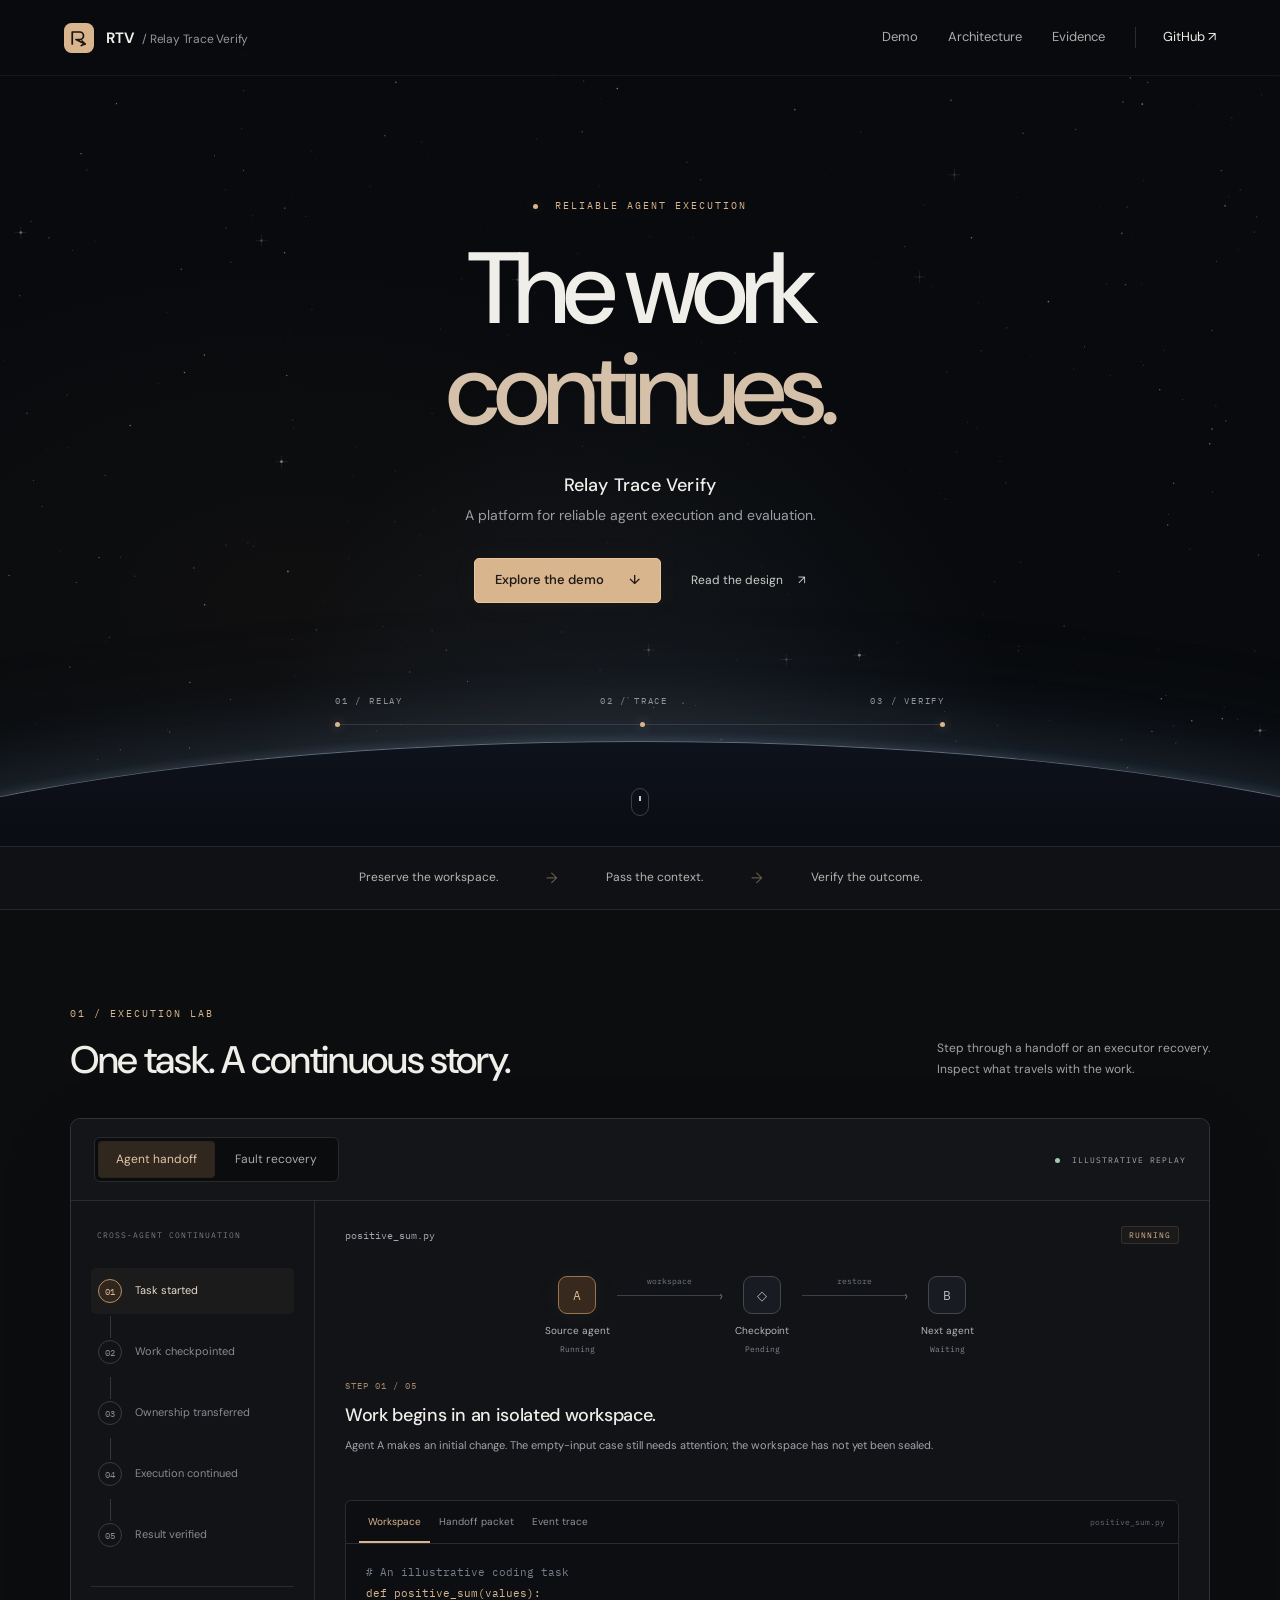
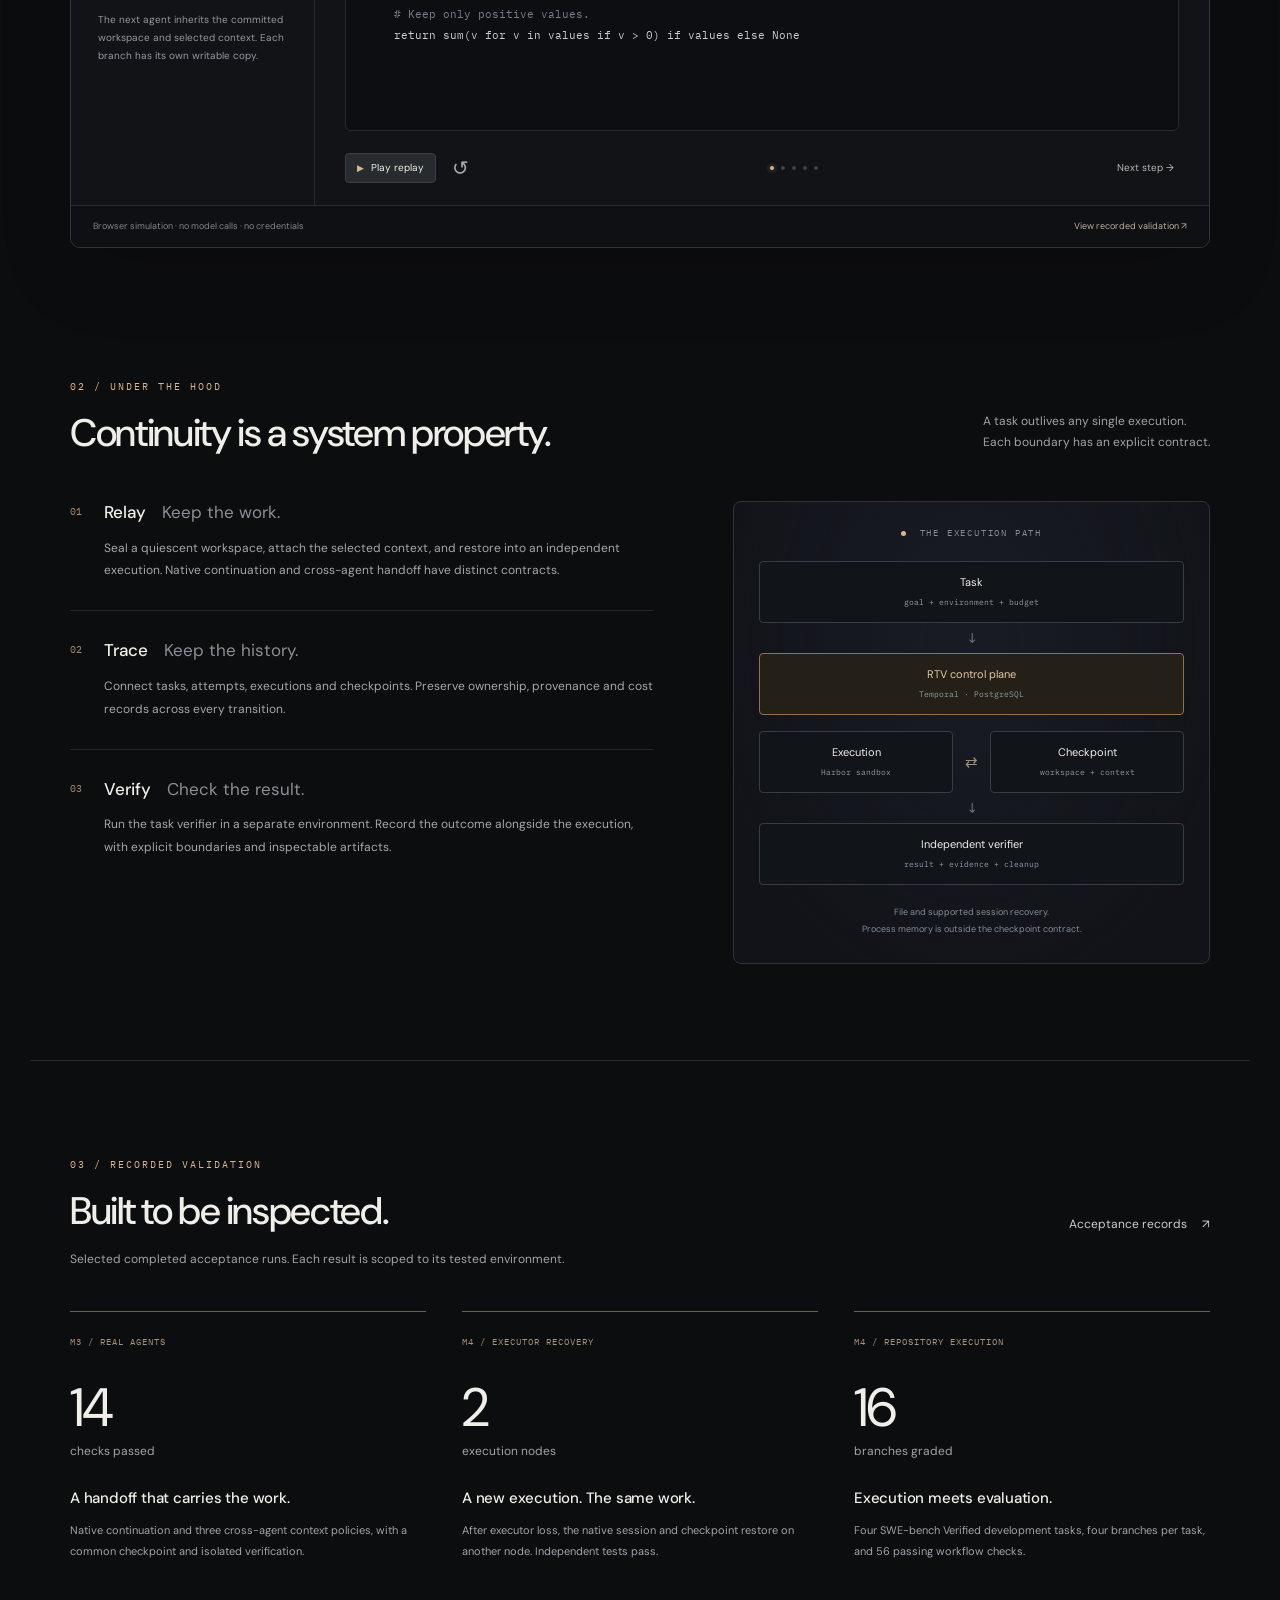
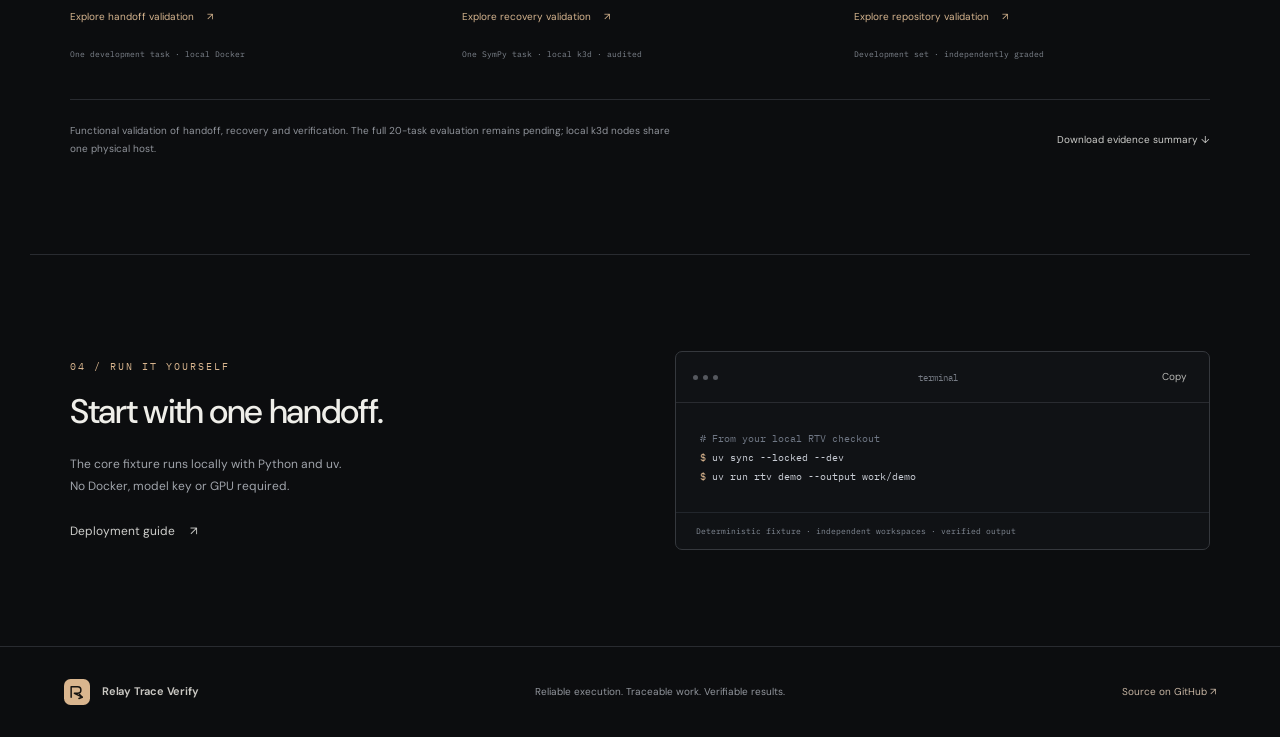
<file: site/index.html>
<!doctype html>
<html lang="en">
<head>
  <meta charset="utf-8">
  <meta name="viewport" content="width=device-width,initial-scale=1">
  <meta name="theme-color" content="#0c0d0f">
  <meta name="description" content="Relay Trace Verify: checkpoints, agent handoffs, traceable execution and independent verification. Explore the interactive demo.">
  <meta property="og:title" content="Relay Trace Verify — The work continues.">
  <meta property="og:description" content="A platform for reliable agent execution and evaluation. Explore the handoff.">
  <meta property="og:type" content="website">
  <title>Relay Trace Verify — The work continues.</title>
  <link rel="icon" href="assets/mark.svg" type="image/svg+xml">
  <link rel="stylesheet" href="styles.css">
  <script src="app.js" defer></script>
</head>
<body>
<a class="skip" href="#demo">Skip to the demo</a>
<header class="header">
  <a class="brand" href="#" aria-label="RTV home"><img src="assets/mark.svg" alt="" width="30" height="30"><span>RTV<span class="brand-name"> / Relay Trace Verify</span></span></a>
  <nav aria-label="Main navigation"><a href="#demo">Demo</a><a href="#architecture">Architecture</a><a href="#evidence">Evidence</a><a class="repo-link" href="https://github.com/MrHappyEnding/relay-trace-verify">GitHub <span aria-hidden="true">↗</span></a></nav>
</header>
<main>
  <section class="hero" aria-labelledby="hero-title">
    <canvas id="stars" aria-hidden="true"></canvas><div class="horizon" aria-hidden="true"></div>
    <div class="hero-content">
      <p class="eyebrow"><span class="status-dot"></span> RELIABLE AGENT EXECUTION</p>
      <h1 id="hero-title">The work<br><span>continues.</span></h1>
      <p class="hero-tagline">Relay Trace Verify</p>
      <p class="hero-description">A platform for reliable agent execution and evaluation.</p>
      <div class="hero-actions"><a class="button primary" href="#demo">Explore the demo <span aria-hidden="true">↓</span></a><a class="text-link" href="https://github.com/MrHappyEnding/relay-trace-verify/blob/main/docs/design.md">Read the design <span aria-hidden="true">↗</span></a></div>
    </div>
    <div class="hero-orbit" aria-hidden="true"><span class="orbit-label left">01 / RELAY</span><span class="orbit-node one"></span><span class="orbit-label middle">02 / TRACE</span><span class="orbit-node two"></span><span class="orbit-label right">03 / VERIFY</span><span class="orbit-node three"></span></div>
    <a class="scroll-cue" href="#demo" aria-label="Scroll to execution lab"><span></span></a>
  </section>
  <div class="intro-strip"><p>Preserve the workspace.</p><span aria-hidden="true">→</span><p>Pass the context.</p><span aria-hidden="true">→</span><p>Verify the outcome.</p></div>
  <section id="demo" class="section demo-section" aria-labelledby="demo-title">
    <div class="section-heading"><div><p class="eyebrow">01 / EXECUTION LAB</p><h2 id="demo-title">One task. A continuous story.</h2></div><p>Step through a handoff or an executor recovery. <br>Inspect what travels with the work.</p></div>
    <div class="lab">
      <div class="lab-toolbar"><div class="scenario-switch" role="group" aria-label="Demo scenario"><button data-scenario="handoff" aria-pressed="true">Agent handoff</button><button data-scenario="recovery" aria-pressed="false">Fault recovery</button></div><span class="simulation-label"><span class="tiny-dot"></span> ILLUSTRATIVE REPLAY</span></div>
      <div class="lab-body">
        <aside class="step-sidebar" aria-label="Execution steps"><p class="small-label" id="scenario-label">CROSS-AGENT CONTINUATION</p><ol id="step-list"></ol><div class="scenario-caption" id="scenario-caption"></div></aside>
        <div class="execution">
          <div class="execution-top"><span class="mono" id="task-label">positive_sum.py</span><span class="state-badge" id="state-label">RUNNING</span></div>
          <div class="flow" aria-label="Execution flow"><div class="flow-node" id="flow-source"><span class="node-symbol">A</span><span id="source-label">Source agent</span><small id="source-state">Running</small></div><div class="flow-line"><span>workspace</span></div><div class="flow-node checkpoint-node" id="flow-checkpoint"><span class="node-symbol">◇</span><span>Checkpoint</span><small id="checkpoint-state">Pending</small></div><div class="flow-line"><span>restore</span></div><div class="flow-node" id="flow-target"><span class="node-symbol" id="target-symbol">B</span><span id="target-label">Next agent</span><small id="target-state">Waiting</small></div></div>
          <div class="step-description" aria-live="polite"><p class="small-label" id="step-counter">STEP 01 / 05</p><h3 id="step-title">Work begins in an isolated workspace.</h3><p id="step-description"></p></div>
          <div class="inspector"><div class="inspector-tabs" role="tablist" aria-label="Inspect execution"><button role="tab" id="tab-workspace" aria-controls="inspector-panel" aria-selected="true" tabindex="0" data-view="workspace">Workspace</button><button role="tab" id="tab-handoff" aria-controls="inspector-panel" aria-selected="false" tabindex="-1" data-view="handoff">Handoff packet</button><button role="tab" id="tab-trace" aria-controls="inspector-panel" aria-selected="false" tabindex="-1" data-view="trace">Event trace</button><span id="inspector-filename">positive_sum.py</span></div><div id="inspector-panel" role="tabpanel" aria-labelledby="tab-workspace" tabindex="0"><pre id="inspector-code"></pre></div></div>
          <div class="playback"><div><button class="play-button" id="play" aria-label="Play replay"><span id="play-icon" aria-hidden="true">▶</span> <span id="play-label">Play replay</span></button><button class="icon-button" id="reset" aria-label="Reset replay">↺</button></div><div class="progress-dots" aria-hidden="true"><i></i><i></i><i></i><i></i><i></i></div><button class="text-button" id="next">Next step <span aria-hidden="true">→</span></button></div>
        </div>
      </div>
      <div class="lab-footer"><span>Browser simulation · no model calls · no credentials</span><a href="#evidence">View recorded validation <span aria-hidden="true">↗</span></a></div>
    </div>
    <noscript><p class="no-script">Enable JavaScript to step through the demo. Architecture, evidence and setup instructions remain available below.</p></noscript>
  </section>
  <section id="architecture" class="section architecture" aria-labelledby="architecture-title">
    <div class="section-heading"><div><p class="eyebrow">02 / UNDER THE HOOD</p><h2 id="architecture-title">Continuity is a system property.</h2></div><p>A task outlives any single execution. <br>Each boundary has an explicit contract.</p></div>
    <div class="architecture-content"><div class="architecture-rows"><article><span class="row-number">01</span><div><h3>Relay <span>Keep the work.</span></h3><p>Seal a quiescent workspace, attach the selected context, and restore into an independent execution. Native continuation and cross-agent handoff have distinct contracts.</p></div></article><article><span class="row-number">02</span><div><h3>Trace <span>Keep the history.</span></h3><p>Connect tasks, attempts, executions and checkpoints. Preserve ownership, provenance and cost records across every transition.</p></div></article><article><span class="row-number">03</span><div><h3>Verify <span>Check the result.</span></h3><p>Run the task verifier in a separate environment. Record the outcome alongside the execution, with explicit boundaries and inspectable artifacts.</p></div></article></div><div class="system-map" aria-label="RTV system architecture"><div class="map-heading"><span class="tiny-dot"></span> THE EXECUTION PATH</div><div class="map-node">Task <small>goal + environment + budget</small></div><div class="map-connector">↓</div><div class="map-node emphasis">RTV control plane <small>Temporal · PostgreSQL</small></div><div class="map-fork"><div class="map-node">Execution <small>Harbor sandbox</small></div><span>⇄</span><div class="map-node">Checkpoint <small>workspace + context</small></div></div><div class="map-connector">↓</div><div class="map-node">Independent verifier <small>result + evidence + cleanup</small></div><p>File and supported session recovery. <br>Process memory is outside the checkpoint contract.</p></div></div>
  </section>
  <section id="evidence" class="section evidence" aria-labelledby="evidence-title">
    <div class="section-heading"><div><p class="eyebrow">03 / RECORDED VALIDATION</p><h2 id="evidence-title">Built to be inspected.</h2></div><a class="text-link" href="https://github.com/MrHappyEnding/relay-trace-verify/blob/main/docs/index.md">Acceptance records <span aria-hidden="true">↗</span></a></div>
    <p class="evidence-intro">Selected completed acceptance runs. Each result is scoped to its tested environment.</p>
    <div class="evidence-grid">
      <article class="evidence-item"><p class="small-label">M3 / REAL AGENTS</p><div class="evidence-value">14<span>checks passed</span></div><h3>A handoff that carries the work.</h3><p>Native continuation and three cross-agent context policies, with a common checkpoint and isolated verification.</p><a href="https://github.com/MrHappyEnding/relay-trace-verify/blob/main/docs/m3.md">Explore handoff validation <span aria-hidden="true">↗</span></a><span class="evidence-scope">One development task · local Docker</span></article>
      <article class="evidence-item"><p class="small-label">M4 / EXECUTOR RECOVERY</p><div class="evidence-value">2<span>execution nodes</span></div><h3>A new execution. The same work.</h3><p>After executor loss, the native session and checkpoint restore on another node. Independent tests pass.</p><a href="https://github.com/MrHappyEnding/relay-trace-verify/blob/main/docs/m4-model-recovery.md">Explore recovery validation <span aria-hidden="true">↗</span></a><span class="evidence-scope">One SymPy task · local k3d · audited</span></article>
      <article class="evidence-item"><p class="small-label">M4 / REPOSITORY EXECUTION</p><div class="evidence-value">16<span>branches graded</span></div><h3>Execution meets evaluation.</h3><p>Four SWE-bench Verified development tasks, four branches per task, and 56 passing workflow checks.</p><a href="https://github.com/MrHappyEnding/relay-trace-verify/blob/main/docs/m4-runtime-notice.md">Explore repository validation <span aria-hidden="true">↗</span></a><span class="evidence-scope">Development set · independently graded</span></article>
    </div>
    <div class="evidence-footnote"><p>Functional validation of handoff, recovery and verification. The full 20-task evaluation remains pending; local k3d nodes share one physical host.</p><a class="text-link" href="data/evidence.json" download="rtv-validation-summary.json">Download evidence summary ↓</a></div>
  </section>
  <section id="start" class="section start" aria-labelledby="start-title"><div><p class="eyebrow">04 / RUN IT YOURSELF</p><h2 id="start-title">Start with one handoff.</h2><p>The core fixture runs locally with Python and uv. <br>No Docker, model key or GPU required.</p><a class="text-link" href="https://github.com/MrHappyEnding/relay-trace-verify/blob/main/docs/demo.md">Deployment guide <span aria-hidden="true">↗</span></a></div><div class="terminal"><div class="terminal-bar"><span><i></i><i></i><i></i></span><span class="mono">terminal</span><button id="copy" class="text-button" aria-label="Copy quick start commands">Copy</button></div><pre><span class="comment"># From your local RTV checkout</span>
<span class="prompt">$</span> uv sync --locked --dev
<span class="prompt">$</span> uv run rtv demo --output work/demo</pre><div class="terminal-note">Deterministic fixture · independent workspaces · verified output</div><span id="copy-status" class="visually-hidden" role="status"></span></div></section>
</main>
<footer class="footer"><a class="brand" href="#"><img src="assets/mark.svg" alt="" width="26" height="26">Relay Trace Verify</a><p>Reliable execution. Traceable work. Verifiable results.</p><a href="https://github.com/MrHappyEnding/relay-trace-verify">Source on GitHub ↗</a></footer>
</body>
</html>
</file>
<file: site/styles.css>
@import url('https://fonts.googleapis.com/css2?family=DM+Sans:wght@400;450;500;550;600;650;700&family=IBM+Plex+Mono:wght@400;500&display=swap');
:root{color-scheme:dark;--bg:#0c0d0f;--panel:#111316;--panel2:#17191d;--text:#efeee9;--muted:#a2a3a5;--dim:#777b80;--line:#292b30;--accent:#d9b58e;--green:#9fc8b1;--mono:'IBM Plex Mono',monospace;--sans:'DM Sans',sans-serif}
*{box-sizing:border-box}html{scroll-behavior:smooth;scroll-padding-top:88px}body{margin:0;background:var(--bg);color:var(--text);font-family:var(--sans);font-size:15px;line-height:1.6}a{color:inherit;text-decoration:none}button{font:inherit;color:inherit;cursor:pointer}button:disabled{cursor:default;opacity:.35}button,a,input{-webkit-tap-highlight-color:transparent}button:focus-visible,a:focus-visible,[tabindex]:focus-visible{outline:2px solid var(--accent);outline-offset:5px}button{border:0}::selection{background:#69523d;color:#fff}.skip{position:fixed;top:-80px;left:16px;padding:12px 20px;background:var(--accent);color:#121212;z-index:20}.skip:focus{top:10px}.header{height:76px;border-bottom:1px solid #ffffff0d;display:flex;align-items:center;justify-content:space-between;padding:0 5%;position:absolute;top:0;width:100%;z-index:5;background:#0b0c0ece;backdrop-filter:blur(16px)}.brand{display:flex;align-items:center;gap:12px;font-weight:650;letter-spacing:-.2px}.brand-name{color:#969696;font-size:12px;font-weight:400;margin-left:5px}.header nav{display:flex;align-items:center;gap:30px;font-size:13px;color:#aeadab}.header nav a:hover,.text-link:hover{color:var(--accent)}.repo-link{border-left:1px solid var(--line);padding-left:27px;color:var(--text)}.hero{position:relative;min-height:740px;height:min(900px,94svh);overflow:hidden;display:flex;align-items:center;justify-content:center;text-align:center;background:#080a0d}.hero:before{content:'';position:absolute;inset:0;background:radial-gradient(ellipse at 50% 112%,#54657b35,transparent 45%),radial-gradient(ellipse at 23% 71%,#80624310,transparent 40%);z-index:1}#stars{position:absolute;inset:0;width:100%;height:100%;opacity:.72}.hero-content{position:relative;z-index:3;padding:90px 24px 135px}.eyebrow{font-family:var(--mono);font-size:10px;font-weight:400;letter-spacing:2px;color:var(--accent);line-height:1.6;margin:0 0 25px}.status-dot,.tiny-dot{display:inline-block;width:5px;height:5px;background:var(--accent);border-radius:50%;vertical-align:middle}.status-dot{margin-right:9px;box-shadow:0 0 12px #d9b58e50}.hero h1{font-size:clamp(66px,7.9vw,112px);font-weight:500;line-height:.99;letter-spacing:-6px;margin:0 0 31px}.hero h1 span{color:#d5c0a9}.hero-tagline{font-size:18px;font-weight:500;letter-spacing:.2px;margin:0 0 5px}.hero-description{font-size:14px;color:#9d9ea3;margin:0}.hero-actions{display:flex;justify-content:center;align-items:center;gap:30px;margin-top:31px}.button{border-radius:5px;padding:11px 20px;display:inline-flex;gap:25px;align-items:center;font-size:13px;font-weight:550}.primary{background:var(--accent);color:#201b16;border:1px solid #e9c5a0;box-shadow:0 0 30px #d9b58e0b}.primary:hover{background:#e9c7a5}.text-link{font-size:12px;color:#cececb;display:inline-flex;gap:15px;align-items:center}.horizon{position:absolute;z-index:2;border-radius:50% 50% 0 0;bottom:-330px;left:-25%;width:150%;height:435px;border-top:1px solid #b5c7db80;background:linear-gradient(#0e121c,#08090c 40%);box-shadow:0 -3px 8px #9fbcdc22,0 -14px 70px #7194c329,0 -40px 120px #8298b414}.hero-orbit{position:absolute;z-index:3;bottom:121px;left:50%;transform:translateX(-50%);width:min(610px,74%);display:flex;justify-content:space-between;color:#939495;font:9px var(--mono);letter-spacing:1.8px;border-bottom:1px solid #999d9e33;padding-bottom:18px}.orbit-node{position:absolute;width:5px;height:5px;bottom:-3px;background:var(--accent);border-radius:50%;box-shadow:0 0 11px #d9b58e77}.orbit-node.one{left:0}.orbit-node.two{left:50%}.orbit-node.three{right:0}.orbit-label.middle{margin-left:-5px}.scroll-cue{position:absolute;z-index:4;bottom:30px;width:18px;height:28px;border:1px solid #a5a9b14d;border-radius:15px;display:flex;justify-content:center;padding-top:7px}.scroll-cue span{height:5px;width:2px;background:#ccc}.intro-strip{border-top:1px solid #24272c;border-bottom:1px solid #24272c;display:flex;justify-content:center;align-items:center;gap:48px;padding:19px 20px;background:#101114}.intro-strip p{font-size:12px;color:#b5b5b1;margin:0}.intro-strip>span{color:#675848}.section{max-width:1220px;margin:auto;padding:96px 40px}.section-heading{display:flex;justify-content:space-between;align-items:end;gap:30px;margin-bottom:35px}.section-heading .eyebrow{margin-bottom:15px}h2{font-weight:500;font-size:clamp(29px,3vw,39px);letter-spacing:-1.35px;line-height:1.2;margin:0}.section-heading>p{font-size:12px;line-height:1.8;color:var(--muted);margin:0 0 2px}.lab{border:1px solid #343339;border-radius:10px;background:var(--panel);box-shadow:0 24px 75px #0002;overflow:hidden}.lab-toolbar{display:flex;align-items:center;justify-content:space-between;gap:20px;padding:18px 23px;border-bottom:1px solid var(--line);background:#141518}.scenario-switch{display:flex;background:#0b0c0e;padding:4px;border:1px solid #292a2d;border-radius:6px;gap:4px}.scenario-switch button{background:transparent;color:#aaa9a6;font-size:12px;padding:8px 17px;border-radius:3px;white-space:nowrap}.scenario-switch button[aria-pressed=true]{color:#e5c5a4;background:#30271f;box-shadow:0 0 0 1px #66513d55}.simulation-label{font:8px var(--mono);letter-spacing:1px;color:#a5a8ae;white-space:nowrap}.simulation-label .tiny-dot{background:var(--green);margin-right:6px}.lab-body{display:grid;grid-template-columns:244px minmax(0,1fr)}.step-sidebar{border-right:1px solid var(--line);padding:28px 20px 24px}.small-label{font:9px var(--mono);color:var(--dim);letter-spacing:1px;line-height:1.6;margin:0}.step-sidebar>.small-label{padding-left:6px;margin-bottom:26px;font-size:8px}.step-sidebar ol{list-style:none;padding:0;margin:0;position:relative}.step-sidebar li:not(:last-child):before{content:'';height:22px;border-left:1px solid #36373b;position:absolute;left:19px;margin-top:48px}.step-sidebar li{position:relative;margin-bottom:15px}.step-button{width:100%;display:flex;align-items:center;gap:13px;background:none;text-align:left;padding:11px 7px;border-radius:5px;font-size:11px;color:#888b90;line-height:1.4}.step-button .number{width:24px;height:24px;display:grid;place-items:center;font:9px var(--mono);border:1px solid #3a3c42;border-radius:50%;flex-shrink:0}.step-button[aria-current=step]{background:#d9b58e0c;color:#e9dac9}.step-button[aria-current=step] .number{color:var(--accent);border-color:#b68e67;background:#30261d}.step-button.complete .number{color:var(--green);border-color:#43594d}.scenario-caption{font-size:10px;line-height:1.8;color:#94989f;border-top:1px solid var(--line);padding:24px 7px 0;margin-top:28px}.execution{padding:25px 30px 0;min-width:0}.execution-top{display:flex;justify-content:space-between;align-items:center}.mono{font:10px var(--mono);color:#a3a6ae}.state-badge{font:8px var(--mono);letter-spacing:1px;padding:3px 7px;border-radius:3px;color:var(--accent);background:#b6926310;border:1px solid #b692632c}.state-badge.verified{color:var(--green);background:#9fc8b112;border-color:#9fc8b130}.flow{display:flex;align-items:center;justify-content:center;padding:32px 0 25px}.flow-node{display:flex;flex-direction:column;align-items:center;gap:5px;min-width:80px;font-size:10px;color:#b4b6bc}.node-symbol{display:grid;place-items:center;width:38px;height:38px;border:1px solid #44464c;border-radius:9px;background:#181b21;color:#b4b6bd;font:13px var(--mono);margin-bottom:4px}.flow-node.active .node-symbol{color:var(--accent);border-color:#987451;background:#37291d;box-shadow:0 0 22px #d9b58e10}.flow-node.done .node-symbol{color:var(--green);border-color:#50675c;background:#1a2922}.flow-node small{font:8px var(--mono);color:#828690}.flow-line{flex:1;max-width:105px;height:1px;background:#3b3f47;margin-bottom:39px;position:relative}.flow-line:after{content:'›';position:absolute;right:-1px;top:-11px;color:#62656c}.flow-line span{position:absolute;bottom:10px;width:100%;text-align:center;font:8px var(--mono);color:#747983}.step-description{min-height:121px}.step-description .small-label{color:#a48769;margin-bottom:9px}.step-description h3{font-size:18px;line-height:1.4;font-weight:500;margin:0 0 8px;letter-spacing:-.35px}.step-description>p:last-child{font-size:11px;color:#a1a4aa;line-height:1.8;max-width:620px;margin:0 0 17px}.inspector{background:#0c0e11;border:1px solid var(--line);border-radius:6px;overflow:hidden}.inspector-tabs{display:flex;align-items:center;border-bottom:1px solid var(--line);gap:0;padding:0 13px;min-height:43px;overflow-x:auto}.inspector-tabs button{background:none;font-size:10px;color:#90939b;padding:13px 9px 11px;border-bottom:2px solid transparent;white-space:nowrap}.inspector-tabs button[aria-selected=true]{color:var(--accent);border-bottom-color:var(--accent)}#inspector-filename{margin-left:auto;font:8px var(--mono);color:#646974;padding-left:14px;white-space:nowrap}#inspector-panel{height:186px;overflow:auto;padding:18px 20px}pre{margin:0;font:11px/1.9 var(--mono);color:#c9cdd5;tab-size:2}#inspector-code{white-space:pre-wrap;overflow-wrap:anywhere}.code-comment{color:#777f8c}.code-add{color:#a9d3b8}.code-key{color:#d9b58e}.playback{display:flex;align-items:center;justify-content:space-between;gap:10px;padding:21px 0}.playback>div:first-child{display:flex;align-items:center;gap:10px}.play-button{background:#272a2e;border:1px solid #3b3f45;border-radius:4px;padding:6px 11px;font-size:10px}.play-button:hover{background:#36302b;border-color:#7d6149}.play-button span:first-child{color:var(--accent);font-size:9px;margin-right:4px}.icon-button{background:none;color:#aaa;font-size:20px;padding:0 6px}.text-button{background:none;color:#b6b6b3;font-size:10px;padding:5px}.text-button:not(:disabled):hover{color:var(--accent)}.progress-dots{display:flex;gap:7px}.progress-dots i{display:block;width:4px;height:4px;background:#414247;border-radius:50%}.progress-dots i.past{background:#a68a6d}.progress-dots i.current{background:var(--accent);box-shadow:0 0 0 3px #d9b58e14}.lab-footer{display:flex;justify-content:space-between;gap:20px;padding:13px 22px;background:#0f1013;border-top:1px solid var(--line);font-size:9px;color:#81858d}.lab-footer a{color:#bfad9c}.architecture{padding-top:35px;border-bottom:1px solid var(--line)}.architecture-content{display:grid;grid-template-columns:1.1fr .9fr;gap:80px;margin-top:45px}.architecture-rows article{display:flex;gap:22px;padding:28px 0;border-bottom:1px solid #24272c}.architecture-rows article:first-child{padding-top:0}.architecture-rows article:last-child{border:0;padding-bottom:0}.row-number{font:10px var(--mono);color:#a58a6c;padding-top:4px}.architecture-rows h3{font-size:17px;font-weight:500;line-height:1.4;margin:0 0 12px}.architecture-rows h3 span{color:#8c8f96;margin-left:12px;font-weight:400}.architecture-rows p{font-size:12px;line-height:1.9;color:#a5a7ac;margin:0}.system-map{border:1px solid #2f3239;border-radius:8px;padding:25px;background:radial-gradient(ellipse at 50% 30%,#2126317a,transparent 80%),#111318;align-self:start;text-align:center}.map-heading{font:9px var(--mono);letter-spacing:1.8px;color:#858b96;margin-bottom:23px}.map-heading .tiny-dot{margin-right:7px}.map-node{font-size:11px;border:1px solid #373d46;border-radius:4px;padding:12px;background:#111419}.map-node small{display:block;font:8px/1.8 var(--mono);color:#9299a5;margin-top:4px}.map-node.emphasis{border-color:#8f7154;background:#242018;color:#e6c7a7}.map-connector{font:14px var(--mono);color:#777d88;padding:6px}.map-fork{display:flex;gap:12px;align-items:center;margin-top:16px}.map-fork .map-node{flex:1}.map-fork>span{color:#9c8c7b}.system-map>p{font-size:9px;color:#858b96;line-height:1.9;margin:19px 0 0}.evidence{border-bottom:1px solid var(--line)}.evidence .section-heading{margin-bottom:16px}.evidence-intro{font-size:12px;color:var(--muted);margin-bottom:42px}.evidence-grid{display:grid;grid-template-columns:repeat(3,1fr);gap:36px}.evidence-item{border-top:1px solid #6b5c4b;padding-top:23px}.evidence-item .small-label{color:#a7937c}.evidence-value{font-size:54px;letter-spacing:-2px;line-height:1.2;margin:26px 0 27px}.evidence-value span{display:block;letter-spacing:0;color:#9fa3aa;font-size:12px;margin-top:4px}.evidence-item h3{font-size:15px;font-weight:500;margin:0 0 10px;letter-spacing:-.2px}.evidence-item>p:not(.small-label){font-size:11px;color:#a0a4ab;line-height:1.9;min-height:65px;margin:0 0 18px}.evidence-item>a{font-size:10px;color:#d6b58f;display:inline-flex;gap:13px}.evidence-scope{display:block;color:#7f858e;font:8px/1.8 var(--mono);margin-top:20px}.evidence-footnote{display:flex;justify-content:space-between;align-items:center;gap:40px;margin-top:38px;padding-top:22px;border-top:1px solid var(--line)}.evidence-footnote p{font-size:10px;color:#90949b;max-width:600px;margin:0;line-height:1.8}.evidence-footnote a{white-space:nowrap;font-size:10px}.start{display:grid;grid-template-columns:1fr 1fr;align-items:center;gap:70px}.start h2{font-size:34px}.start p:not(.eyebrow){font-size:12px;color:#a0a4ab;margin:20px 0;line-height:1.9}.start .eyebrow{margin-bottom:17px}.terminal{border:1px solid #35383d;border-radius:7px;background:#101215;min-width:0}.terminal-bar{display:flex;align-items:center;justify-content:space-between;padding:12px 17px;border-bottom:1px solid var(--line)}.terminal-bar>span:first-child{display:flex;gap:5px}.terminal-bar i{height:5px;width:5px;background:#55585e;border-radius:50%}.terminal-bar .mono{color:#757a83;font-size:9px}.terminal pre{padding:26px 24px;font-size:10px;overflow-x:auto}.comment{color:#6f7784}.prompt{color:var(--accent)}.terminal-note{font:8px var(--mono);color:#838b96;border-top:1px solid #22262c;padding:13px 20px}.footer{border-top:1px solid var(--line);padding:32px 5%;display:flex;align-items:center;gap:30px;justify-content:space-between;color:#92969d;font-size:10px}.footer .brand{font-size:11px;color:#c9c7c2}.footer p{margin:0}.footer>a:last-child{color:#c7b5a3}.visually-hidden{position:absolute;width:1px;height:1px;padding:0;margin:-1px;overflow:hidden;clip:rect(0,0,0,0);white-space:nowrap;border:0}.no-script{padding:20px;border:1px solid var(--accent);color:var(--accent)}
@media(min-width:1500px){.hero-content{padding-bottom:100px}.hero-orbit{bottom:136px}}
@media(max-width:900px){.brand-name{display:none}.header nav{gap:20px}.hero{min-height:700px}.hero h1{letter-spacing:-4px}.section{padding:70px 28px}.section-heading{align-items:start;flex-direction:column;gap:17px}.section-heading>p br{display:none}.lab-body{grid-template-columns:190px minmax(0,1fr)}.step-sidebar{padding:25px 13px}.execution{padding:25px 22px 0}.step-description{min-height:140px}.step-button{font-size:10px;gap:9px}.architecture-content{gap:40px}.evidence-grid{gap:22px}.evidence-item>p:not(.small-label){min-height:105px}.start{gap:35px}.start h2{font-size:29px}.footer p{display:none}}
@media(max-width:640px){html{scroll-padding-top:24px}.header{height:66px;padding:0 22px}.header nav{gap:17px;font-size:11px}.header nav a[href='#architecture']{display:none}.repo-link{padding-left:16px}.brand{font-size:13px;gap:9px}.brand img{width:26px;height:26px}.hero{min-height:650px;height:88svh;max-height:800px}.hero-content{padding:82px 22px 90px}.hero .eyebrow{font-size:8px;letter-spacing:1.5px;margin-bottom:28px}.hero h1{font-size:76px;letter-spacing:-4px;margin-bottom:25px}.hero-tagline{font-size:16px}.hero-description{font-size:12px;max-width:260px;margin:auto;line-height:1.7}.hero-actions{gap:21px;margin-top:25px}.button{padding:10px 13px;font-size:11px;gap:15px}.text-link{font-size:10px;gap:8px}.hero-orbit{bottom:80px;font-size:7px;letter-spacing:1px;width:76%}.horizon{bottom:-365px;height:435px;width:210%;left:-55%}.scroll-cue{bottom:20px;width:15px;height:23px}.intro-strip{gap:10px;padding:18px 14px}.intro-strip p{font-size:9px;letter-spacing:-.1px}.intro-strip>span{font-size:10px}.section{padding:62px 20px}.section-heading{margin-bottom:27px}.section-heading h2{font-size:29px;letter-spacing:-1px}.section-heading>p{font-size:11px}.eyebrow{font-size:8px;letter-spacing:1.5px}.lab-toolbar{padding:13px;gap:10px;flex-direction:column;align-items:stretch}.scenario-switch{width:100%}.scenario-switch button{flex:1;padding:8px 10px;font-size:11px}.simulation-label{text-align:center;font-size:7px}.lab-body{display:block}.step-sidebar{border-right:0;border-bottom:1px solid var(--line);padding:15px 14px 13px}.step-sidebar>.small-label,.scenario-caption{display:none}.step-sidebar ol{display:flex;justify-content:space-between;gap:4px}.step-sidebar li{margin:0;flex:1}.step-sidebar li:not(:last-child):before{display:none}.step-button{padding:6px 0;justify-content:center;border-radius:4px}.step-button .step-name{display:none}.step-button .number{width:26px;height:26px}.execution{padding:20px 16px 0}.flow{padding:26px 0 20px}.flow-node{min-width:69px;font-size:9px}.flow-node small{font-size:7px}.flow-line{min-width:15px}.flow-line span{font-size:6px}.step-description{min-height:133px}.step-description h3{font-size:17px}.step-description>p:last-child{font-size:11px;line-height:1.7}.inspector-tabs{padding:0 5px}.inspector-tabs button{font-size:9px;padding:12px 8px}#inspector-filename{display:none}#inspector-panel{height:211px;padding:15px 13px}pre{font-size:9px;line-height:2}.lab-footer{flex-direction:column;gap:5px;font-size:8px;padding:13px 16px}.lab-footer a{align-self:start}.playback{padding:19px 0}.play-button{font-size:9px;padding:6px 8px}.progress-dots{gap:5px}.text-button{font-size:9px}.architecture{padding-top:5px}.architecture-content{display:block;margin-top:30px}.architecture-rows article{gap:17px;padding:23px 0}.architecture-rows h3{font-size:16px}.architecture-rows p{font-size:12px}.system-map{margin-top:34px;padding:25px 28px}.evidence-grid{display:block}.evidence-item{margin-top:30px}.evidence-value{margin:20px 0;font-size:49px;display:flex;align-items:baseline;gap:14px}.evidence-value span{font-size:12px}.evidence-item>p:not(.small-label){min-height:0;font-size:12px;margin-bottom:15px}.evidence-item>a{font-size:11px}.evidence-scope{margin-top:12px;font-size:8px}.evidence-footnote{flex-direction:column;align-items:start;gap:18px;margin-top:28px}.start{display:block}.terminal{margin-top:28px}.terminal pre{font-size:9px;padding:25px 15px}.terminal-note{font-size:7px;padding:13px 15px}.footer{padding:25px 20px;gap:15px}.footer .brand{font-size:10px}.footer>a:last-child{font-size:9px}}
@media(prefers-reduced-motion:reduce){html{scroll-behavior:auto}*{animation:none!important;transition:none!important}}
</file>
